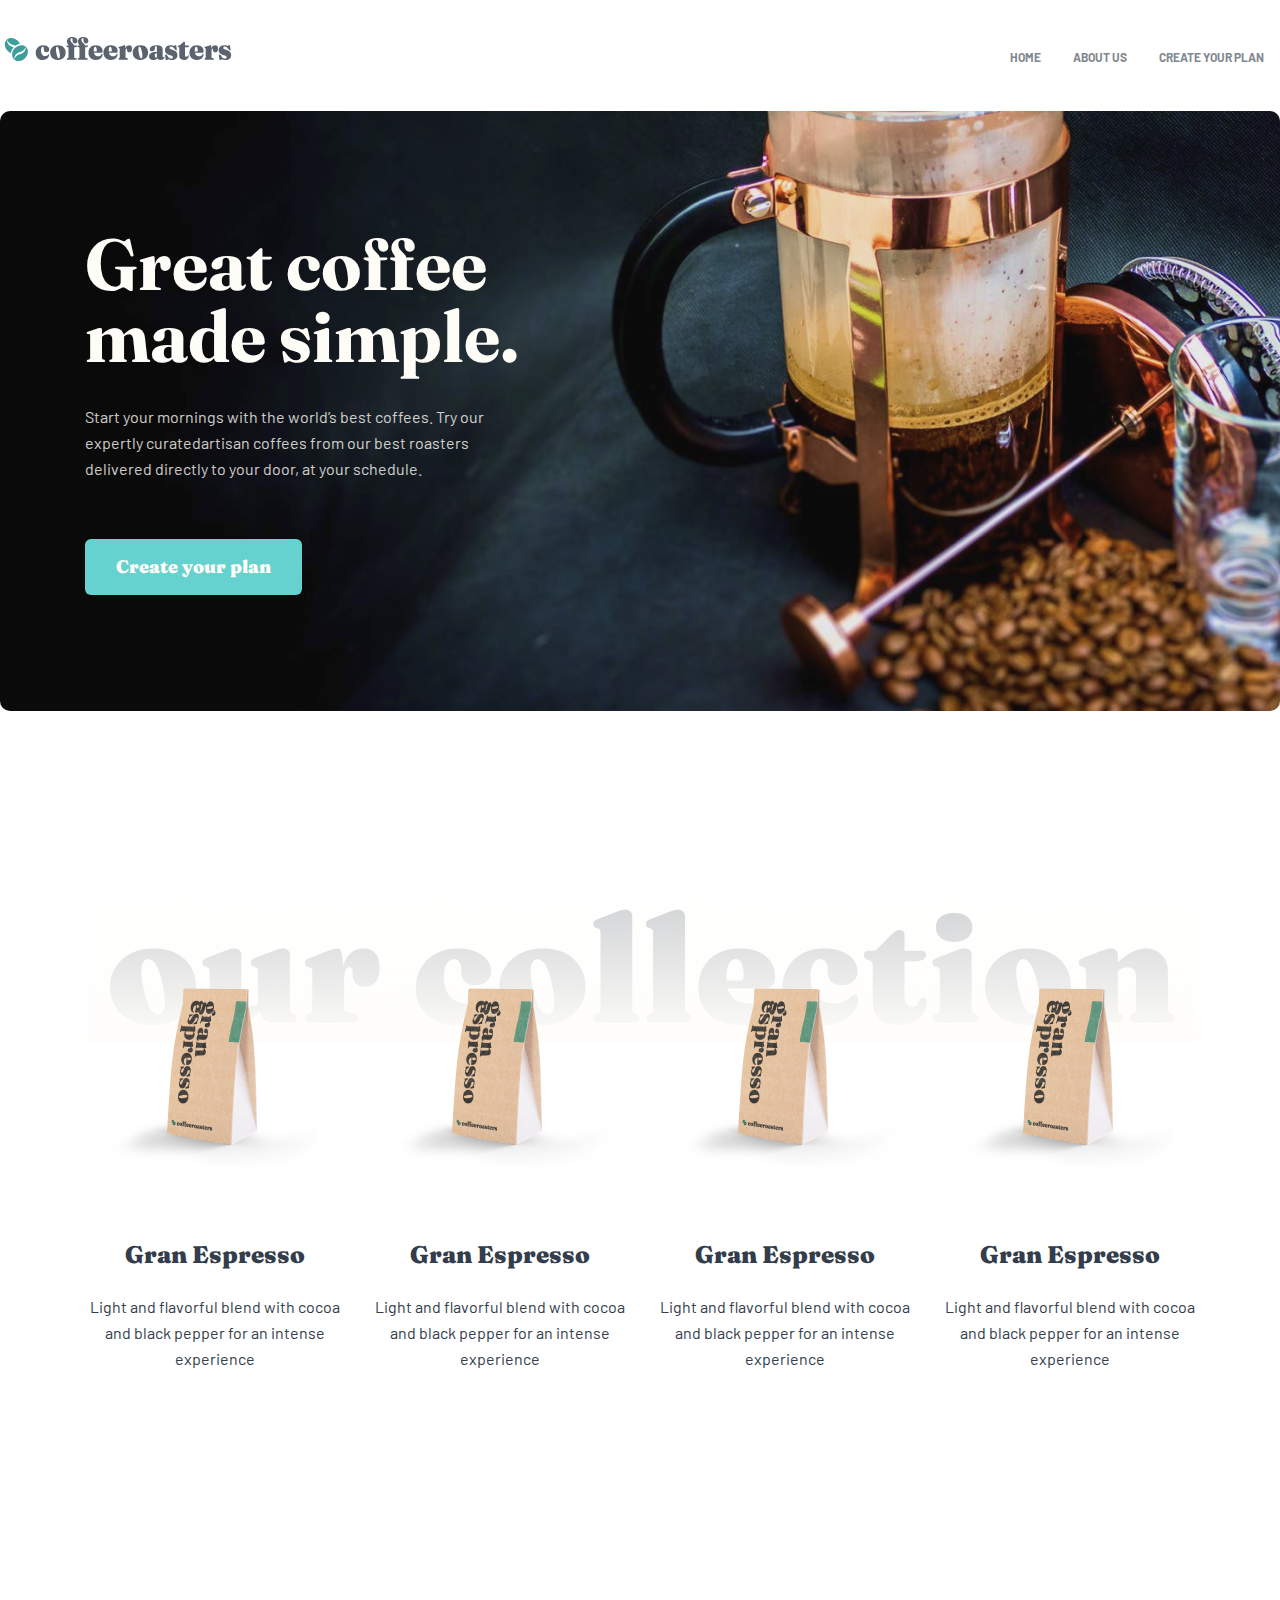
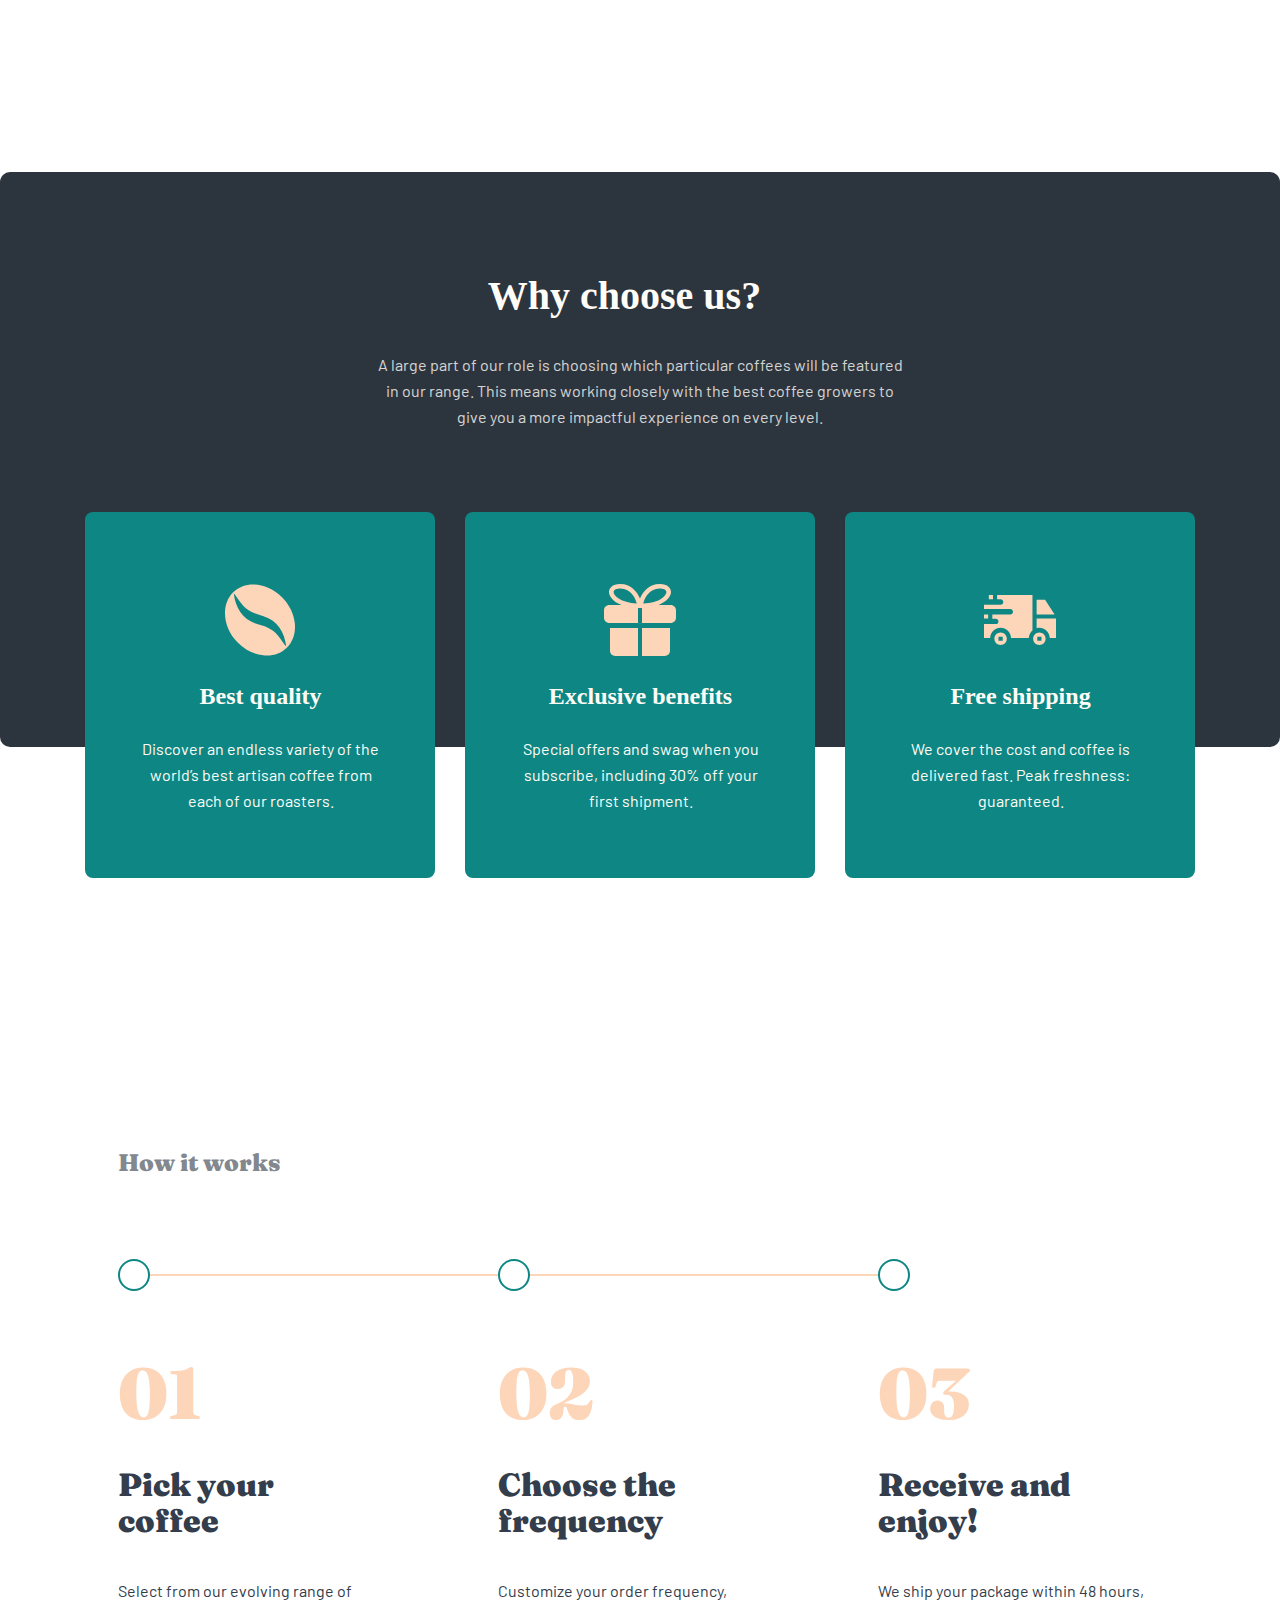
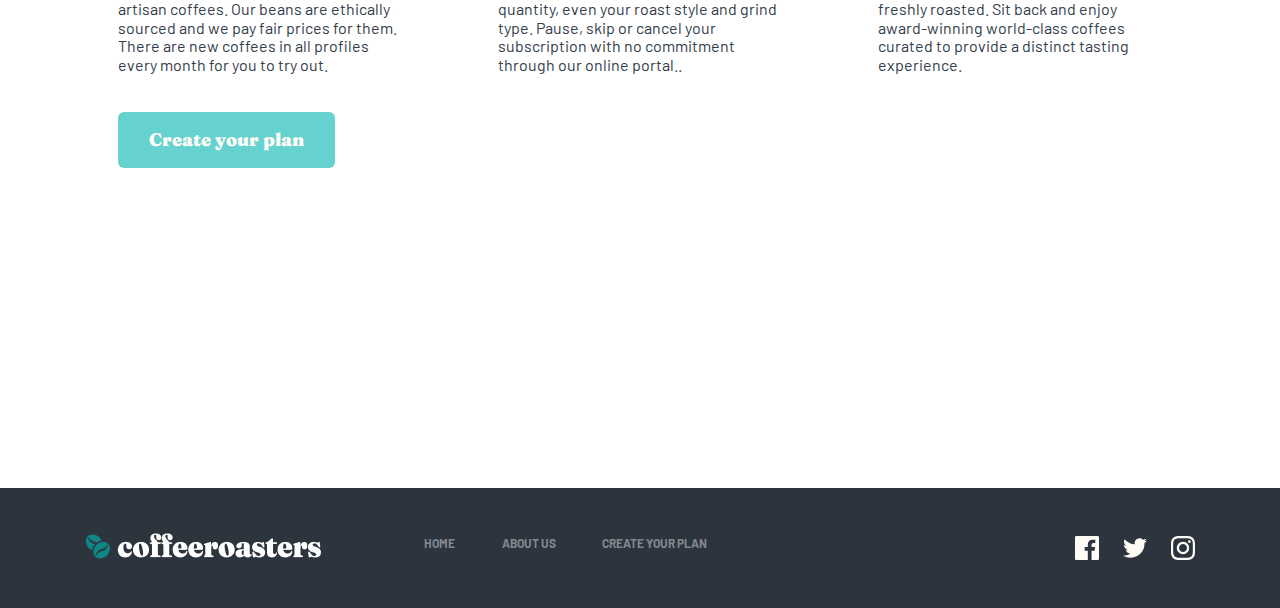
<file: index.html>
<!DOCTYPE html>
<html lang="en">

<head>
    <meta charset="UTF-8">
    <meta http-equiv="X-UA-Compatible" content="IE=edge">
    <meta name="viewport" content="width=device-width, initial-scale=1.0">
    <link rel="stylesheet" href="./css/normalize.css">
     <link rel="stylesheet" href="./css/common.css">
    <link rel="stylesheet" href="./css/main.css">
    <title>Coffee</title>
</head>

<body>
    <header class="site-header">
        <div class="container site-header-container">
            <a class="header-logo" href="#">
                <img class="header-logo-img" src="./images/logo.svg" alt="logo-img" width="236" height="26">
            </a>
            <nav class="sitenav">
                <ul class="sitenav-list">
                    <li class="sitenav-item">
                        <a class="sitenav-link" href="#">HOME</a>
                    </li>
                    <li class="sitenav-item">
                        <a class="sitenav-link" href="./about.html">ABOUT US</a>
                    </li>
                    <li class="sitenav-item">
                        <a class="sitenav-link" href="./createyourplan.html">Create your plan</a>
                    </li>
                </ul>
            </nav>
        </div>
    </header>
    <main class="main">
        <section class="hero">
            <div class="container hero-container">
                <div class="hero-left">
                    <h1 class="hero-heading">Great coffee made simple.</h1>
                    <p class="hero-desc">Start your mornings with the world’s best coffees. Try our expertly
                        curatedartisan
                        coffees from our best roasters delivered directly to your door, at your schedule.</p>
                    <a class="site-btn" href="#">Create your plan</a>
                </div>
            </div>
        </section>
        <aside class="products">
            <div class="container products-container">
                <ul class="products-list">
                    <li class="products-item">
                        <a class="products-link" href="#">
                            <img src="./images/kopi1 copy.png" alt="products img" width="255" height="193">
                        </a>
                        <h3 class="products-heading">Gran Espresso</h3>
                        <p class="products-desc">Light and flavorful blend with cocoa and black pepper for an intense
                            experience</p>
                    </li>
                    <li class="products-item">
                        <a class="products-link" href="#">
                            <img src="./images/kopi1 copy.png" alt="products img" width="255" height="193">
                        </a>
                        <h3 class="products-heading">Gran Espresso</h3>
                        <p class="products-desc">Light and flavorful blend with cocoa and black pepper for an intense
                            experience</p>
                    </li>
                    <li class="products-item">
                        <a class="products-link" href="#">
                            <img src="./images/kopi1 copy.png" alt="products img" width="255" height="193">
                        </a>
                        <h3 class="products-heading">Gran Espresso</h3>
                        <p class="products-desc">Light and flavorful blend with cocoa and black pepper for an intense
                            experience</p>
                    </li>
                    <li class="products-item">
                        <a class="products-link" href="#">
                            <img src="./images/kopi1 copy.png" alt="products img" width="255" height="193">
                        </a>
                        <h3 class="products-heading">Gran Espresso</h3>
                        <p class="products-desc">Light and flavorful blend with cocoa and black pepper for an intense
                            experience</p>
                    </li>
                </ul>
            </div>
        </aside>
        <article class="choose">
            <div class="container container-choose">
                <div class="hero-choose">

                    <div class="choose-heading">
                        <h2 class="hero-choose-title">
                            Why choose us?
                        </h2>

                        <p class="hero-choose-desc">
                            A large part of our role is choosing which particular coffees will be featured
                            in our range. This means working closely with the best coffee growers to give
                            you a more impactful experience on every level.
                        </p>
                    </div>

                    <div class="hero-choose-us">

                        <ul class="hero-choose-us-list">
                            <li class="hero-choose-us-item">
                                <a class="hero-choose-us-link" href="#"><img class="hero-choose-us-img"
                                        src="./images/coffee-bean.svg" alt="Cofee-zernushek" width="72px"
                                        height="72px"></a>

                                <h3 class="hero-choose-us-buttom-top">
                                    Best quality
                                </h3>

                                <p class="hero-choose-us-decs">
                                    Discover an endless variety of the world’s best artisan coffee from each of our
                                    roasters.
                                </p>
                            </li>

                            <li class="hero-choose-us-item">
                                <a class="hero-choose-us-link" href="#"><img src="./images/Combined Shape.svg"
                                        alt="Podarok" width="72px" height="72px"></a>

                                <h3 class="hero-choose-us-buttom-top">
                                    Exclusive benefits
                                </h3>

                                <p class="hero-choose-us-decs">
                                    Special offers and swag when you subscribe, including 30% off your first shipment.
                                </p>
                            </li>

                            <li class="hero-choose-us-item">
                                <a class="hero-choose-us-link" href="#"> <img class="hero-choose-us-img"
                                        src="./images/fri shipping.svg" alt="Furaa" width="72px" height="72px"></a>

                                <h3 class="hero-choose-us-buttom-top">
                                    Free shipping
                                </h3>

                                <p class="hero-choose-us-decs">
                                    We cover the cost and coffee is delivered fast. Peak freshness: guaranteed.
                                </p>
                            </li>
                        </ul>
                    </div>
                </div>
            </div>
        </article>
        <section class="works">
            <div class="container works-container">
                <h2 class="works-heading" id="abc">How it works</h2>
                <ul class="works-list">
                    <li class="works-item">
                        <a class="works-link" href="#">01</a>
                        <h3 class="works-list-heading">Pick your
                            coffee</h3>
                        <p class="works-list-desc">Select from our evolving range of artisan coffees. Our beans are
                            ethically sourced and we pay fair prices for them. There are new coffees in all profiles
                            every month for you to try out.</p>
                    </li>
                    <li class="works-item">
                        <a class="works-link" href="#">02</a>
                        <h3 class="works-list-heading">Choose the frequency</h3>
                        <p class="works-list-desc">Customize your order frequency, quantity, even your roast style and
                            grind type. Pause, skip or cancel your subscription with no commitment through our online
                            portal..</p>
                    </li>
                    <li class="works-item">
                        <a class="works-link" href="#">03</a>
                        <h3 class="works-list-heading">Receive and enjoy!</h3>
                        <p class="works-list-desc">We ship your package within 48 hours, freshly roasted. Sit back and
                            enjoy award-winning world-class coffees curated to provide a distinct tasting experience.
                        </p>
                    </li>
                </ul>
                <a class="site-btn works-btn" href="#">Create your plan</a>
            </div>
        </section>

    </main>
    <footer class="footer">
        <div class="container">
            <nav>
                <a class="footer-logo" href="#">
                    <img class="footer-logo-img" src="./images/footer-logo.png" alt="Footer logo">
                </a>
                <ul class="footer-list">
                    <li class="footer-item">
                        <a class="footer-link" href="#">Home</a>
                    </li>
                    <li class="footer-item">
                        <a class="footer-link" href="#">About us</a>
                    </li>
                    <li class="footer-item">
                        <a class="footer-link" href="#">Create your plan</a>
                    </li>
                </ul>
            </nav>

            <ul class="footer-links-social">
                <li class="footer-item-social">
                    <a href="#">
                        <svg width="24" height="24" viewBox="0 0 24 24" fill="none" xmlns="http://www.w3.org/2000/svg">
                            <path
                                d="M22.675 0H1.325C0.593 0 0 0.593 0 1.325V22.676C0 23.407 0.593 24 1.325 24H12.82V14.706H9.692V11.084H12.82V8.413C12.82 5.313 14.713 3.625 17.479 3.625C18.804 3.625 19.942 3.724 20.274 3.768V7.008L18.356 7.009C16.852 7.009 16.561 7.724 16.561 8.772V11.085H20.148L19.681 14.707H16.561V24H22.677C23.407 24 24 23.407 24 22.675V1.325C24 0.593 23.407 0 22.675 0Z"
                                fill="#FEFCF7" />
                        </svg>
                    </a>
                </li>
                <li class="footer-item-social">
                    <a href="#">
                        <svg width="24" height="24" viewBox="0 0 24 20" fill="none" xmlns="http://www.w3.org/2000/svg">
                            <path
                                d="M24 2.55705C23.117 2.94905 22.168 3.21305 21.172 3.33205C22.189 2.72305 22.97 1.75805 23.337 0.608047C22.386 1.17205 21.332 1.58205 20.21 1.80305C19.313 0.846047 18.032 0.248047 16.616 0.248047C13.437 0.248047 11.101 3.21405 11.819 6.29305C7.728 6.08805 4.1 4.12805 1.671 1.14905C0.381 3.36205 1.002 6.25705 3.194 7.72305C2.388 7.69705 1.628 7.47605 0.965 7.10705C0.911 9.38805 2.546 11.522 4.914 11.997C4.221 12.185 3.462 12.229 2.69 12.081C3.316 14.037 5.134 15.46 7.29 15.5C5.22 17.123 2.612 17.848 0 17.54C2.179 18.937 4.768 19.752 7.548 19.752C16.69 19.752 21.855 12.031 21.543 5.10605C22.505 4.41105 23.34 3.54405 24 2.55705Z"
                                fill="#FEFCF7" />
                        </svg>
                    </a>
                </li>
                <li class="footer-item-social">
                    <a href="#">
                        <svg width="24" height="24" viewBox="0 0 24 24" fill="none" xmlns="http://www.w3.org/2000/svg">
                            <path fill-rule="evenodd" clip-rule="evenodd"
                                d="M12 0C8.741 0 8.333 0.014 7.053 0.072C2.695 0.272 0.273 2.69 0.073 7.052C0.014 8.333 0 8.741 0 12C0 15.259 0.014 15.668 0.072 16.948C0.272 21.306 2.69 23.728 7.052 23.928C8.333 23.986 8.741 24 12 24C15.259 24 15.668 23.986 16.948 23.928C21.302 23.728 23.73 21.31 23.927 16.948C23.986 15.668 24 15.259 24 12C24 8.741 23.986 8.333 23.928 7.053C23.732 2.699 21.311 0.273 16.949 0.073C15.668 0.014 15.259 0 12 0ZM12 2.163C15.204 2.163 15.584 2.175 16.85 2.233C20.102 2.381 21.621 3.924 21.769 7.152C21.827 8.417 21.838 8.797 21.838 12.001C21.838 15.206 21.826 15.585 21.769 16.85C21.62 20.075 20.105 21.621 16.85 21.769C15.584 21.827 15.206 21.839 12 21.839C8.796 21.839 8.416 21.827 7.151 21.769C3.891 21.62 2.38 20.07 2.232 16.849C2.174 15.584 2.162 15.205 2.162 12C2.162 8.796 2.175 8.417 2.232 7.151C2.381 3.924 3.896 2.38 7.151 2.232C8.417 2.175 8.796 2.163 12 2.163ZM5.838 12C5.838 8.597 8.597 5.838 12 5.838C15.403 5.838 18.162 8.597 18.162 12C18.162 15.404 15.403 18.163 12 18.163C8.597 18.163 5.838 15.403 5.838 12ZM12 16C9.791 16 8 14.21 8 12C8 9.791 9.791 8 12 8C14.209 8 16 9.791 16 12C16 14.21 14.209 16 12 16ZM16.965 5.595C16.965 4.8 17.61 4.155 18.406 4.155C19.201 4.155 19.845 4.8 19.845 5.595C19.845 6.39 19.201 7.035 18.406 7.035C17.61 7.035 16.965 6.39 16.965 5.595Z"
                                fill="#FEFCF7" />
                        </svg>
                    </a>
                </li>
            </ul>
        </div>
    </footer>
</body>

</html>
</file>
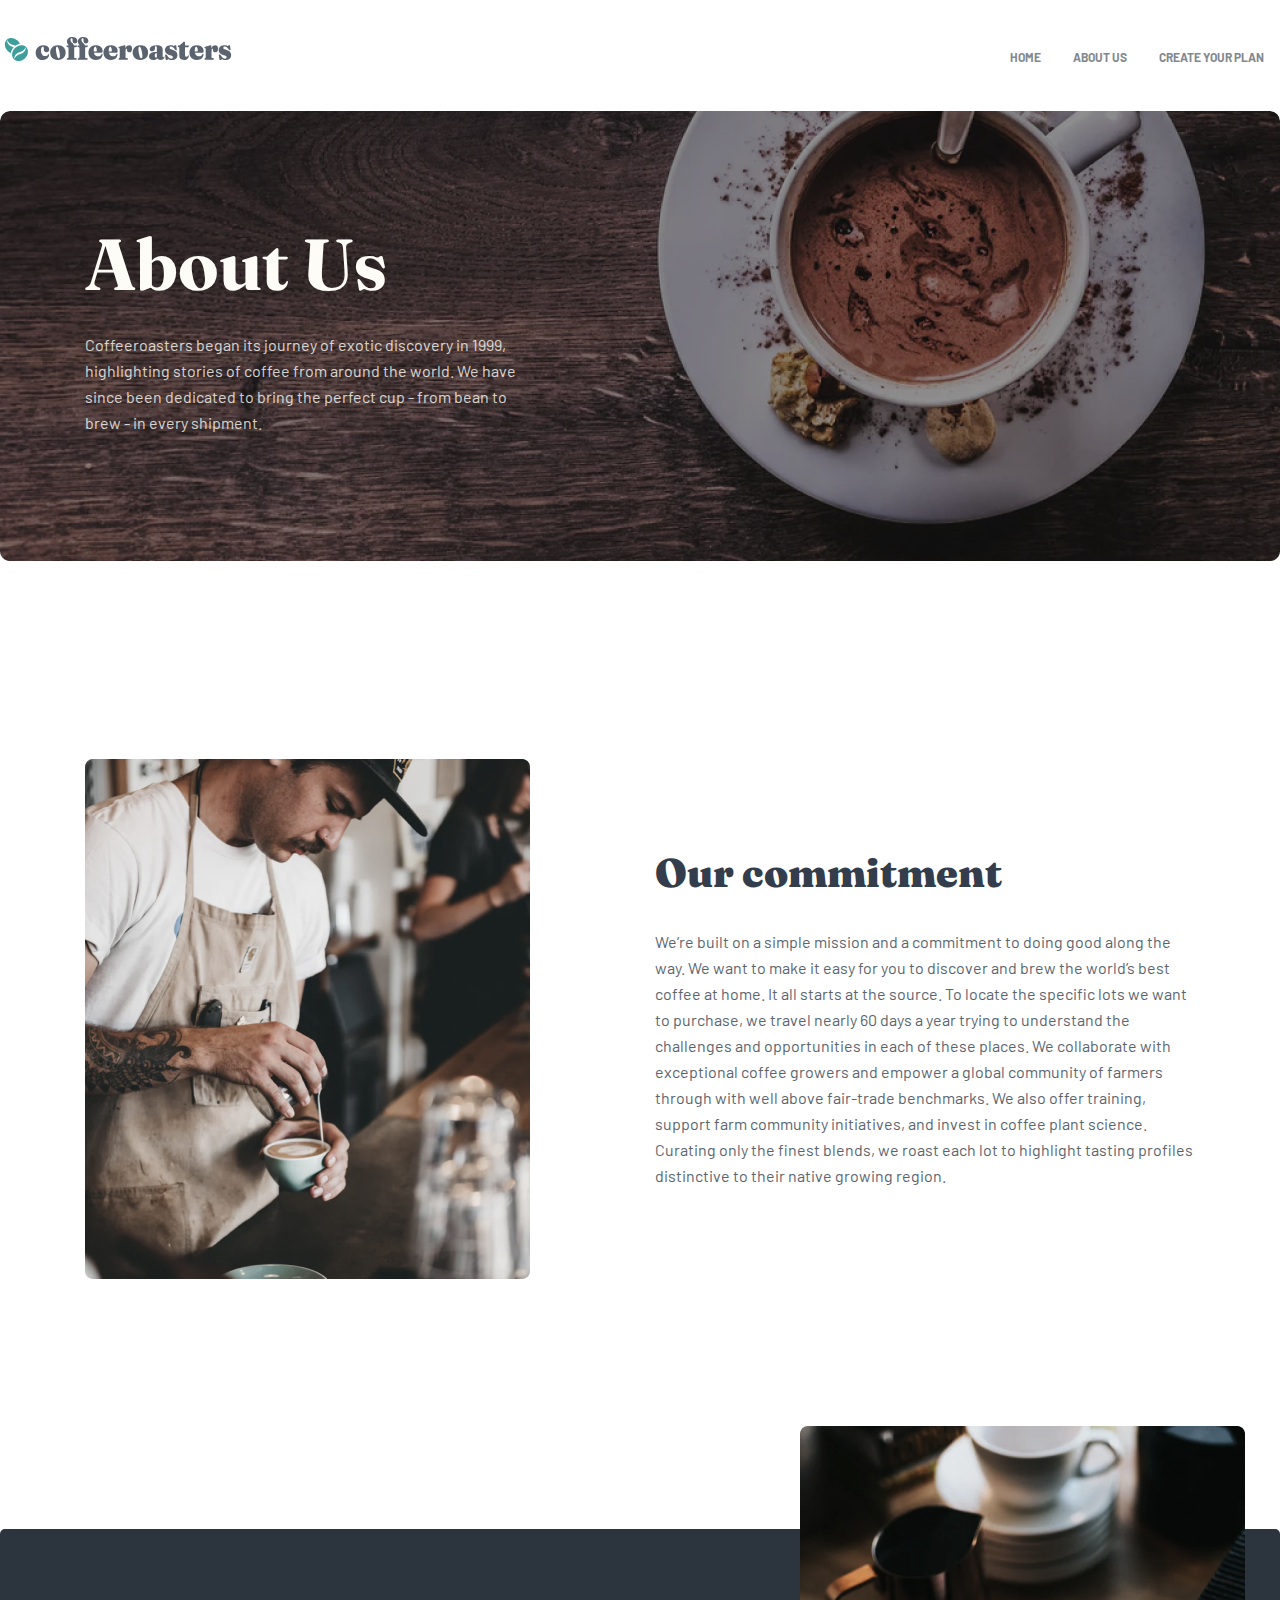
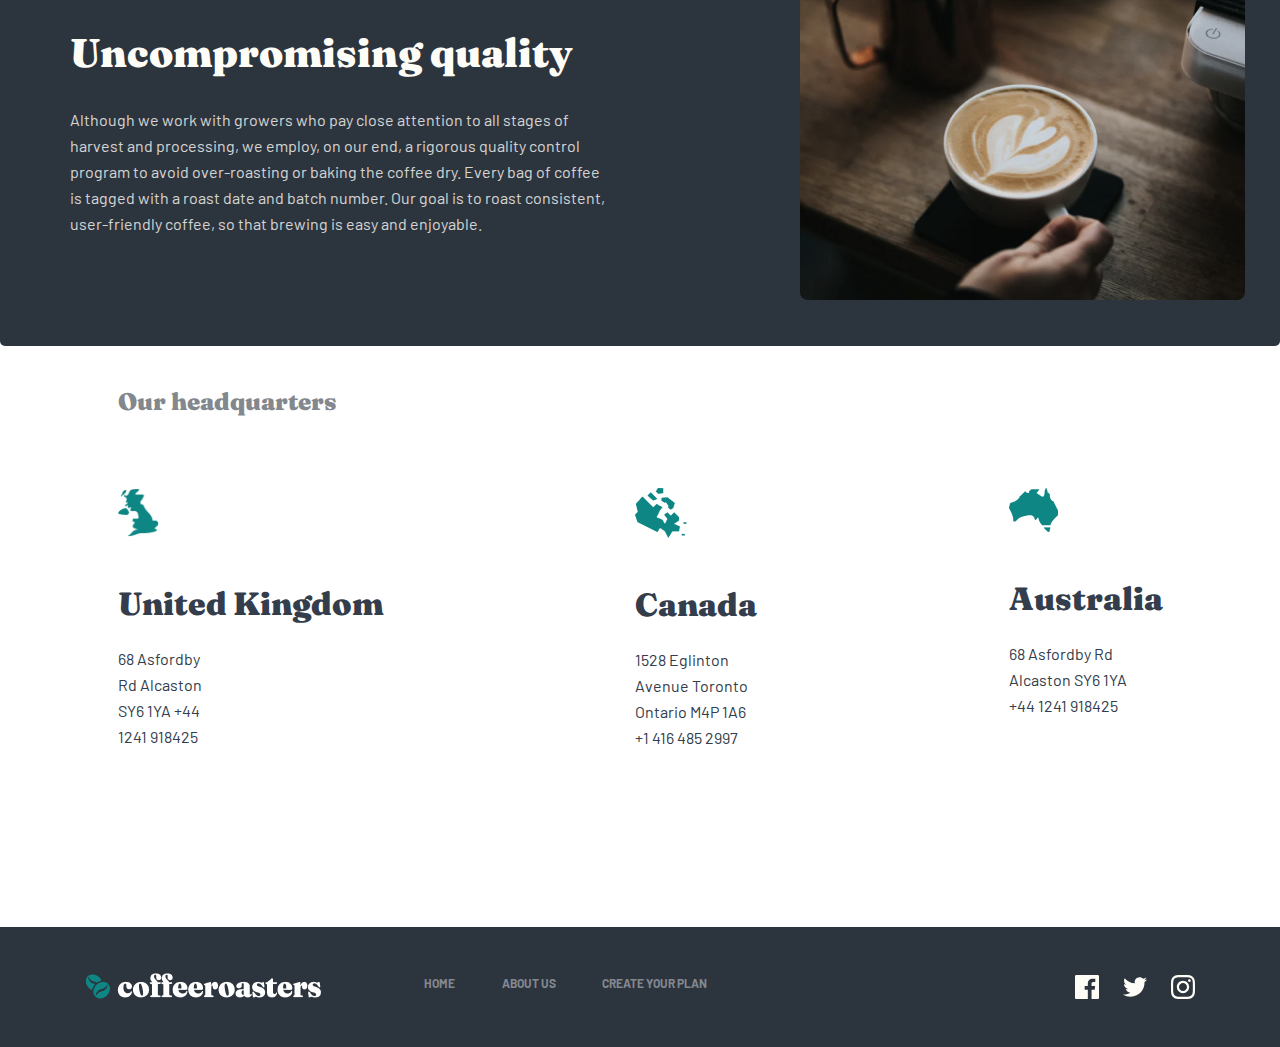
<file: about.html>
<!DOCTYPE html>
<html lang="en">

<head>
    <meta charset="UTF-8">
    <meta http-equiv="X-UA-Compatible" content="IE=edge">
    <meta name="viewport" content="width=device-width, initial-scale=1.0">
    <link rel="stylesheet" href="./css/normalize.css">
    <link rel="stylesheet" href="./css/common.css">
    <title>About Us </title>
</head>

<body>
    <header class="site-header">
        <div class="container site-header-container">
            <a class="header-logo" href="#">
                <img class="header-logo-img" src="./images/logo.svg" alt="logo-img" width="236" height="26">
            </a>
            <nav class="sitenav">
                <ul class="sitenav-list">
                    <li class="sitenav-item">
                        <a class="sitenav-link" href="./index.html">HOME</a>
                    </li>
                    <li class="sitenav-item">
                        <a class="sitenav-link" href="./about.html">ABOUT US</a>
                    </li>
                    <li class="sitenav-item">
                        <a class="sitenav-link" href="./createyourplan.html">Create your plan</a>
                    </li>
                </ul>
            </nav>
        </div>
    </header>
    <main class="main">
        <section class="hero">
            <div class="container hero-container">
                <div class="hero-left">
                    <h1 class="hero-heading">About Us</h1>
                    <p class="hero-desc">Coffeeroasters began its journey of exotic discovery in 1999, highlighting
                        stories of coffee from around the world. We have since been dedicated to bring the perfect cup -
                        from bean to brew - in every shipment.</p>
                </div>
            </div>
        </section>
        <aside class="aside">
            <div class="container aside-container">
                <img src="./images/Our commitment.png" alt="Our commitment" width="445" height="520">
                <div class="aside-left">
                    <h2 class="aside-heading">Our commitment</h2>
                    <p class="aside-desc">We’re built on a simple mission and a commitment to doing good along the way.
                        We want to make it easy for you to discover and brew the world’s best coffee at home. It all
                        starts at the source. To locate the specific lots we want to purchase, we travel nearly 60 days
                        a year trying to understand the challenges and opportunities in each of these places. We
                        collaborate with exceptional coffee growers and empower a global community of farmers through
                        with well above fair-trade benchmarks. We also offer training, support farm community
                        initiatives, and invest in coffee plant science. Curating only the finest blends, we roast each
                        lot to highlight tasting profiles distinctive to their native growing region.</p>
                </div>
            </div>
        </aside>
        <article class="reference">
            <div class="container reference-container">

                <div class="reference-left">
                    <h2 class="reference-heading">Uncompromising quality</h2>
                    <p class="reference-desc">Although we work with growers who pay close attention to all stages of
                        harvest
                        and processing, we employ, on our end, a rigorous quality control program to avoid over-roasting
                        or
                        baking the coffee dry. Every bag of coffee is tagged with a roast date and batch number. Our
                        goal is
                        to roast consistent, user-friendly coffee, so that brewing is easy and enjoyable.</p>
                    </div>
                    <img class="reference-img" src="./images/reference.png" alt="reference img" width="445" height="474">
                </div>

        </article>
        <section class="main-bootom">
            <div class="container main-container">
                <p class="main-text">Our headquarters</p>
                <ul class="main-list">
                    <li class="main-item">
                        <a href="#" class="main-link">
                            <img class="main-img" src="./images/Group 30.png" width="41" height="49"
                                alt="picture">

                            <h3 class="main-title">United Kingdom</h3>

                            <p class="main-texts">
                                68 Asfordby Rd
                                Alcaston
                                SY6 1YA
                                +44 1241 918425
                            </p>
                        </a>
                    </li>

                    <li class="main-item">
                        <a href="#" class="main-link">
                            <img class="main-img" src="./images/canada.png" width="52" height="50"
                                alt="picture">

                            <h3 class="main-title">Canada</h3>

                            <p class="main-texts main-center">
                                1528 Eglinton Avenue
                                Toronto
                                Ontario M4P 1A6
                                +1 416 485 2997
                            </p>
                        </a>
                    </li>

                    <li class="main-item">
                        <a href="#" class="main-link">
                            <img class="main-img" src="./images/Australia.png" width="49" height="44"
                                alt="picture">

                            <h3 class="main-title">Australia</h3>

                            <p class="main-texts main-right">
                                68 Asfordby Rd
                                Alcaston
                                SY6 1YA
                                +44 1241 918425
                            </p>
                        </a>
                    </li>
                </ul>
            </div>
        </section>
    </main>
    <footer class="footer">
        <div class="container">
            <nav>
                <a class="footer-logo" href="#">
                    <img class="footer-logo-img" src="./images/footer-logo.png" alt="Footer logo">
                </a>
                <ul class="footer-list">
                    <li class="footer-item">
                        <a class="footer-link" href="./index.html">Home</a>
                    </li>
                    <li class="footer-item">
                        <a class="footer-link" href="./about.html">About us</a>
                    </li>
                    <li class="footer-item">
                        <a class="footer-link" href="./createyourplan.html">Create your plan</a>
                    </li>
                </ul>
            </nav>

            <ul class="footer-links-social">
                <li class="footer-item-social">
                    <a href="#">
                        <svg width="24" height="24" viewBox="0 0 24 24" fill="none" xmlns="http://www.w3.org/2000/svg">
                            <path
                                d="M22.675 0H1.325C0.593 0 0 0.593 0 1.325V22.676C0 23.407 0.593 24 1.325 24H12.82V14.706H9.692V11.084H12.82V8.413C12.82 5.313 14.713 3.625 17.479 3.625C18.804 3.625 19.942 3.724 20.274 3.768V7.008L18.356 7.009C16.852 7.009 16.561 7.724 16.561 8.772V11.085H20.148L19.681 14.707H16.561V24H22.677C23.407 24 24 23.407 24 22.675V1.325C24 0.593 23.407 0 22.675 0Z"
                                fill="#FEFCF7" />
                        </svg>
                    </a>
                </li>
                <li class="footer-item-social">
                    <a href="#">
                        <svg width="24" height="24" viewBox="0 0 24 20" fill="none" xmlns="http://www.w3.org/2000/svg">
                            <path
                                d="M24 2.55705C23.117 2.94905 22.168 3.21305 21.172 3.33205C22.189 2.72305 22.97 1.75805 23.337 0.608047C22.386 1.17205 21.332 1.58205 20.21 1.80305C19.313 0.846047 18.032 0.248047 16.616 0.248047C13.437 0.248047 11.101 3.21405 11.819 6.29305C7.728 6.08805 4.1 4.12805 1.671 1.14905C0.381 3.36205 1.002 6.25705 3.194 7.72305C2.388 7.69705 1.628 7.47605 0.965 7.10705C0.911 9.38805 2.546 11.522 4.914 11.997C4.221 12.185 3.462 12.229 2.69 12.081C3.316 14.037 5.134 15.46 7.29 15.5C5.22 17.123 2.612 17.848 0 17.54C2.179 18.937 4.768 19.752 7.548 19.752C16.69 19.752 21.855 12.031 21.543 5.10605C22.505 4.41105 23.34 3.54405 24 2.55705Z"
                                fill="#FEFCF7" />
                        </svg>
                    </a>
                </li>
                <li class="footer-item-social">
                    <a href="#">
                        <svg width="24" height="24" viewBox="0 0 24 24" fill="none" xmlns="http://www.w3.org/2000/svg">
                            <path fill-rule="evenodd" clip-rule="evenodd"
                                d="M12 0C8.741 0 8.333 0.014 7.053 0.072C2.695 0.272 0.273 2.69 0.073 7.052C0.014 8.333 0 8.741 0 12C0 15.259 0.014 15.668 0.072 16.948C0.272 21.306 2.69 23.728 7.052 23.928C8.333 23.986 8.741 24 12 24C15.259 24 15.668 23.986 16.948 23.928C21.302 23.728 23.73 21.31 23.927 16.948C23.986 15.668 24 15.259 24 12C24 8.741 23.986 8.333 23.928 7.053C23.732 2.699 21.311 0.273 16.949 0.073C15.668 0.014 15.259 0 12 0ZM12 2.163C15.204 2.163 15.584 2.175 16.85 2.233C20.102 2.381 21.621 3.924 21.769 7.152C21.827 8.417 21.838 8.797 21.838 12.001C21.838 15.206 21.826 15.585 21.769 16.85C21.62 20.075 20.105 21.621 16.85 21.769C15.584 21.827 15.206 21.839 12 21.839C8.796 21.839 8.416 21.827 7.151 21.769C3.891 21.62 2.38 20.07 2.232 16.849C2.174 15.584 2.162 15.205 2.162 12C2.162 8.796 2.175 8.417 2.232 7.151C2.381 3.924 3.896 2.38 7.151 2.232C8.417 2.175 8.796 2.163 12 2.163ZM5.838 12C5.838 8.597 8.597 5.838 12 5.838C15.403 5.838 18.162 8.597 18.162 12C18.162 15.404 15.403 18.163 12 18.163C8.597 18.163 5.838 15.403 5.838 12ZM12 16C9.791 16 8 14.21 8 12C8 9.791 9.791 8 12 8C14.209 8 16 9.791 16 12C16 14.21 14.209 16 12 16ZM16.965 5.595C16.965 4.8 17.61 4.155 18.406 4.155C19.201 4.155 19.845 4.8 19.845 5.595C19.845 6.39 19.201 7.035 18.406 7.035C17.61 7.035 16.965 6.39 16.965 5.595Z"
                                fill="#FEFCF7" />
                        </svg>
                    </a>
                </li>
            </ul>
        </div>
    </footer>
</body>

</html>
</file>
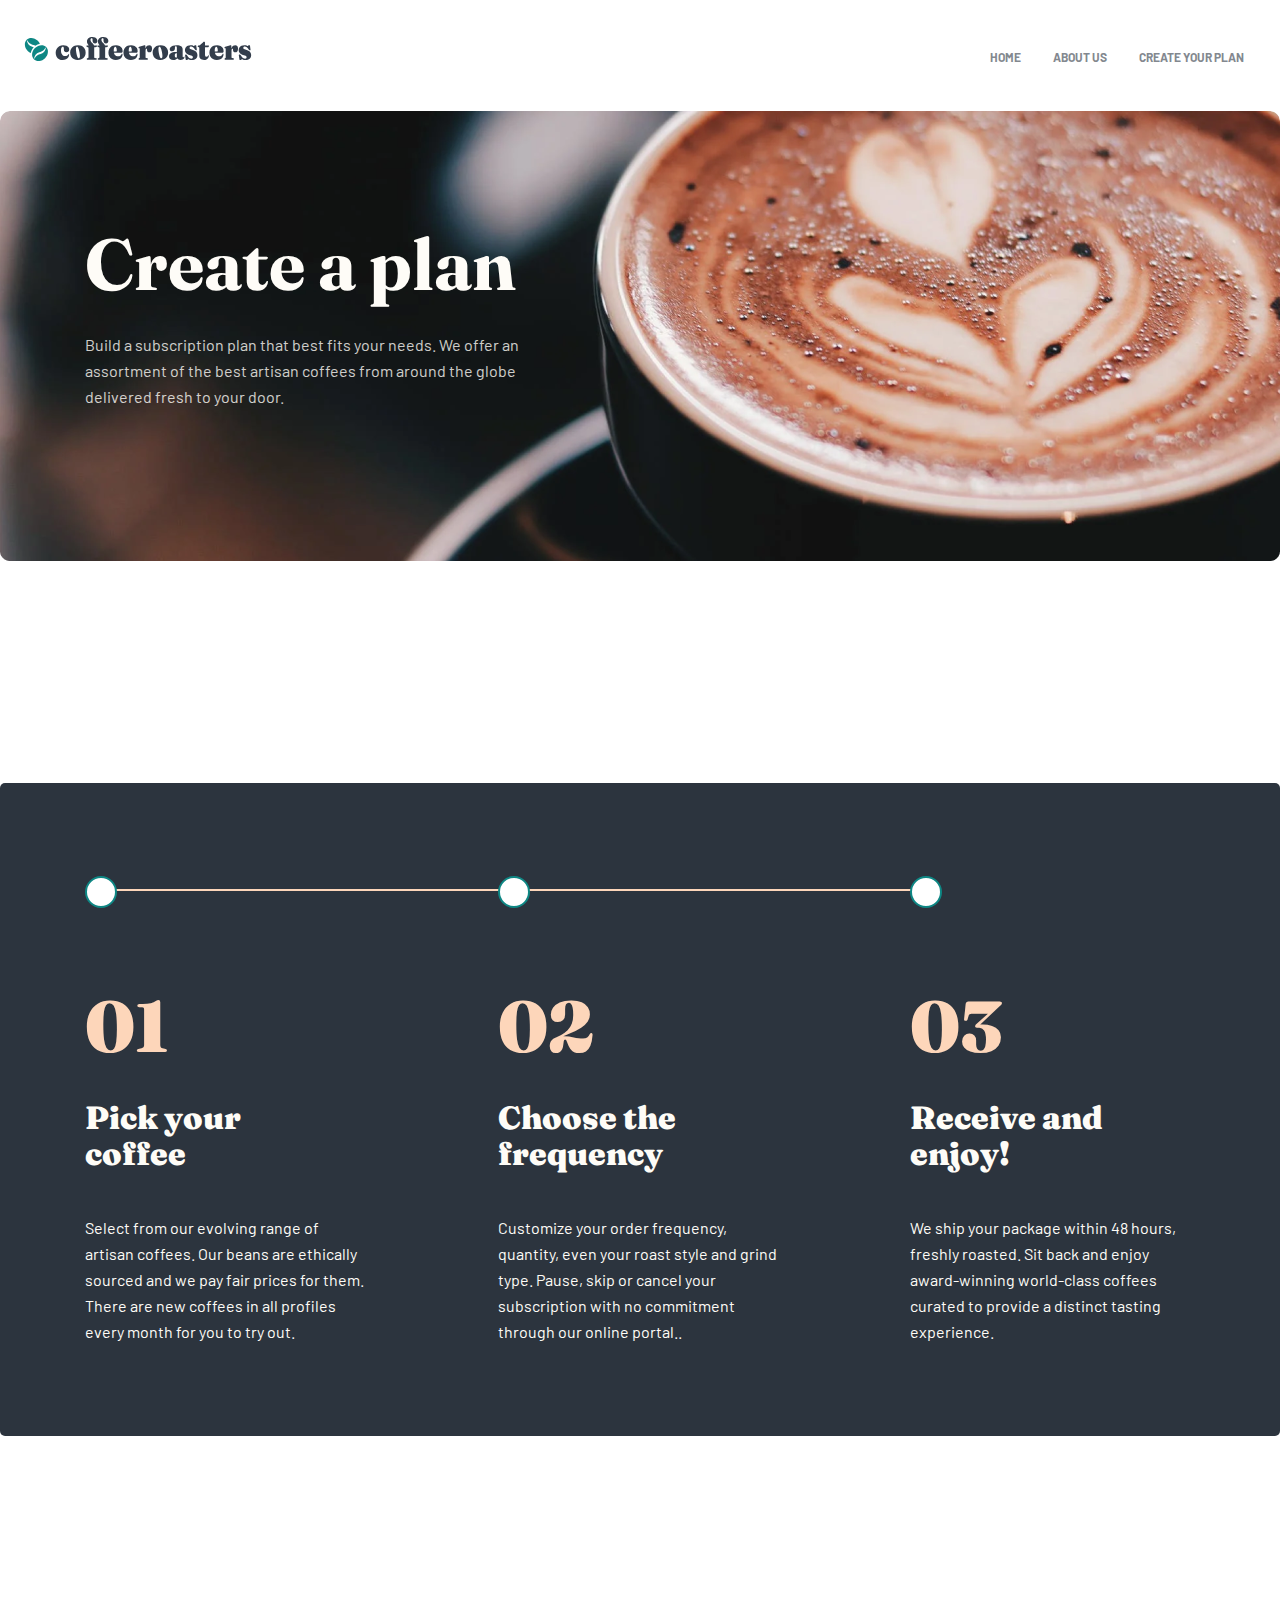
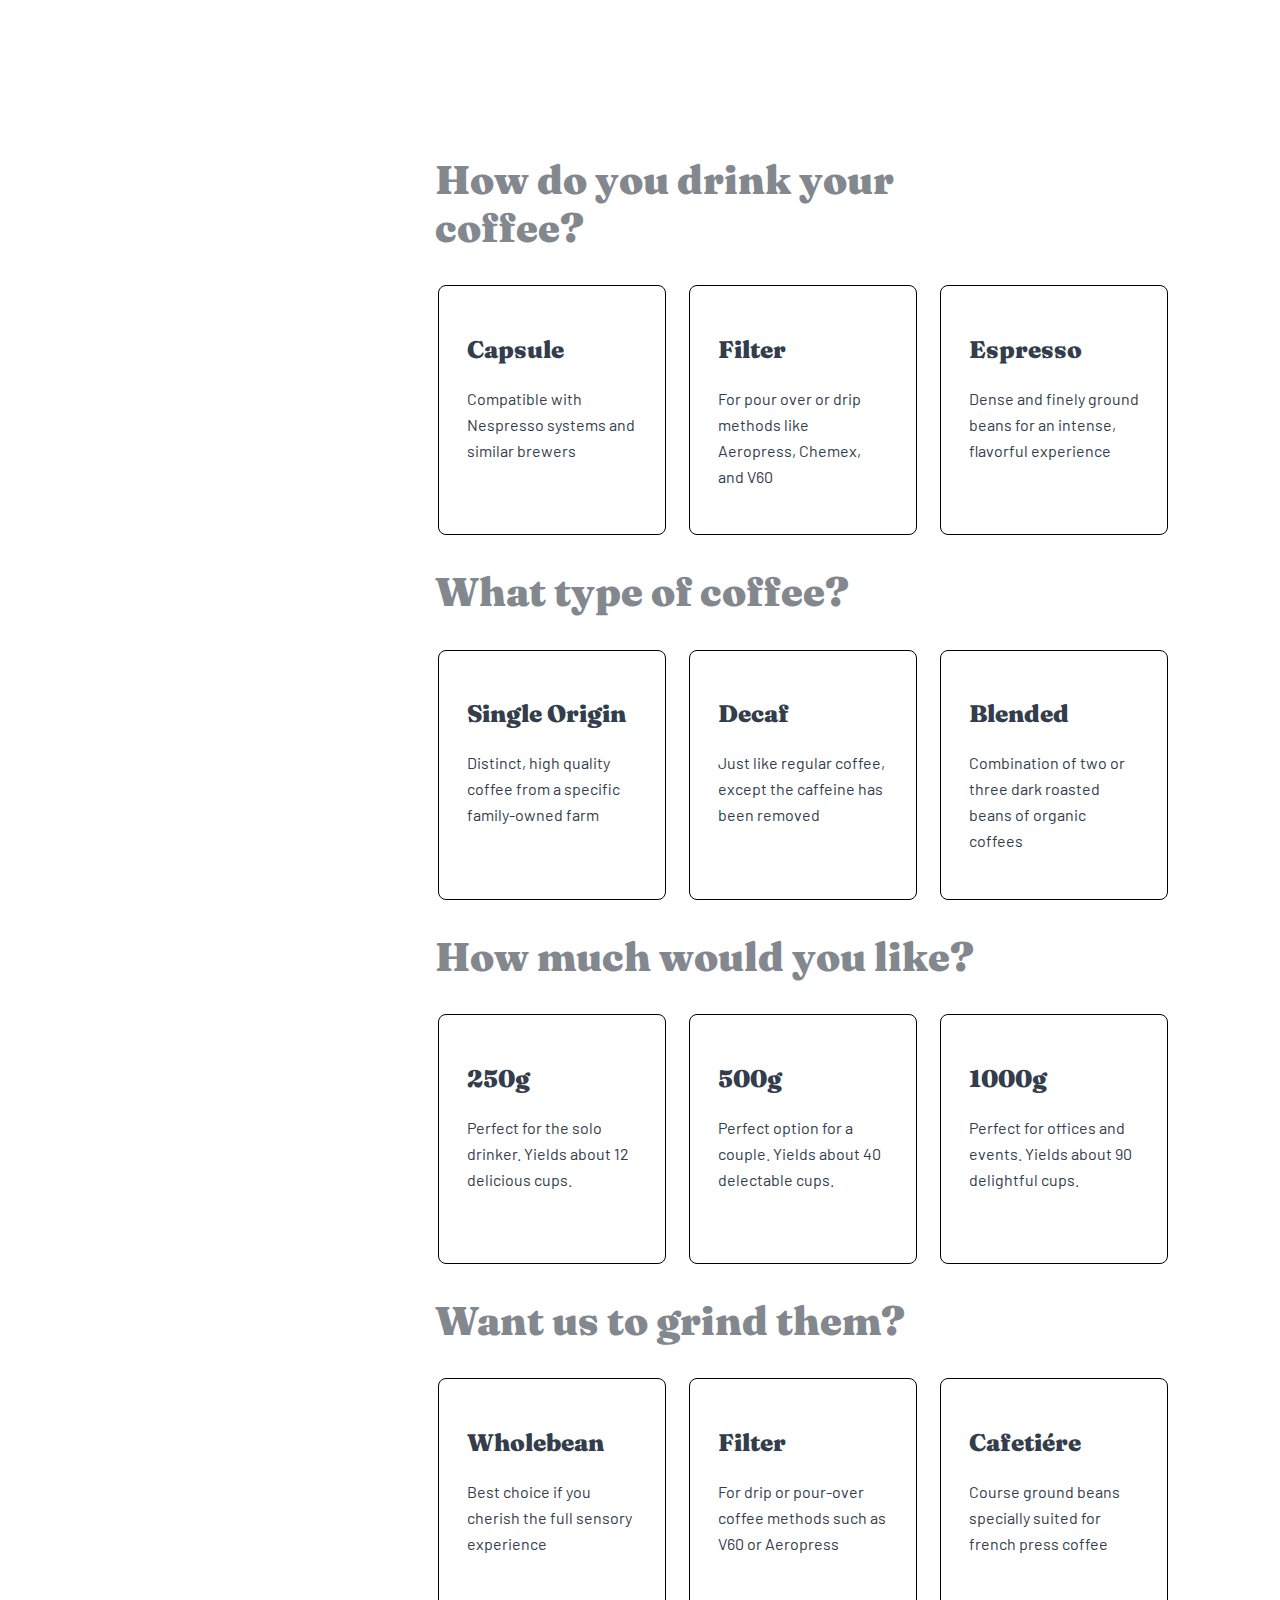
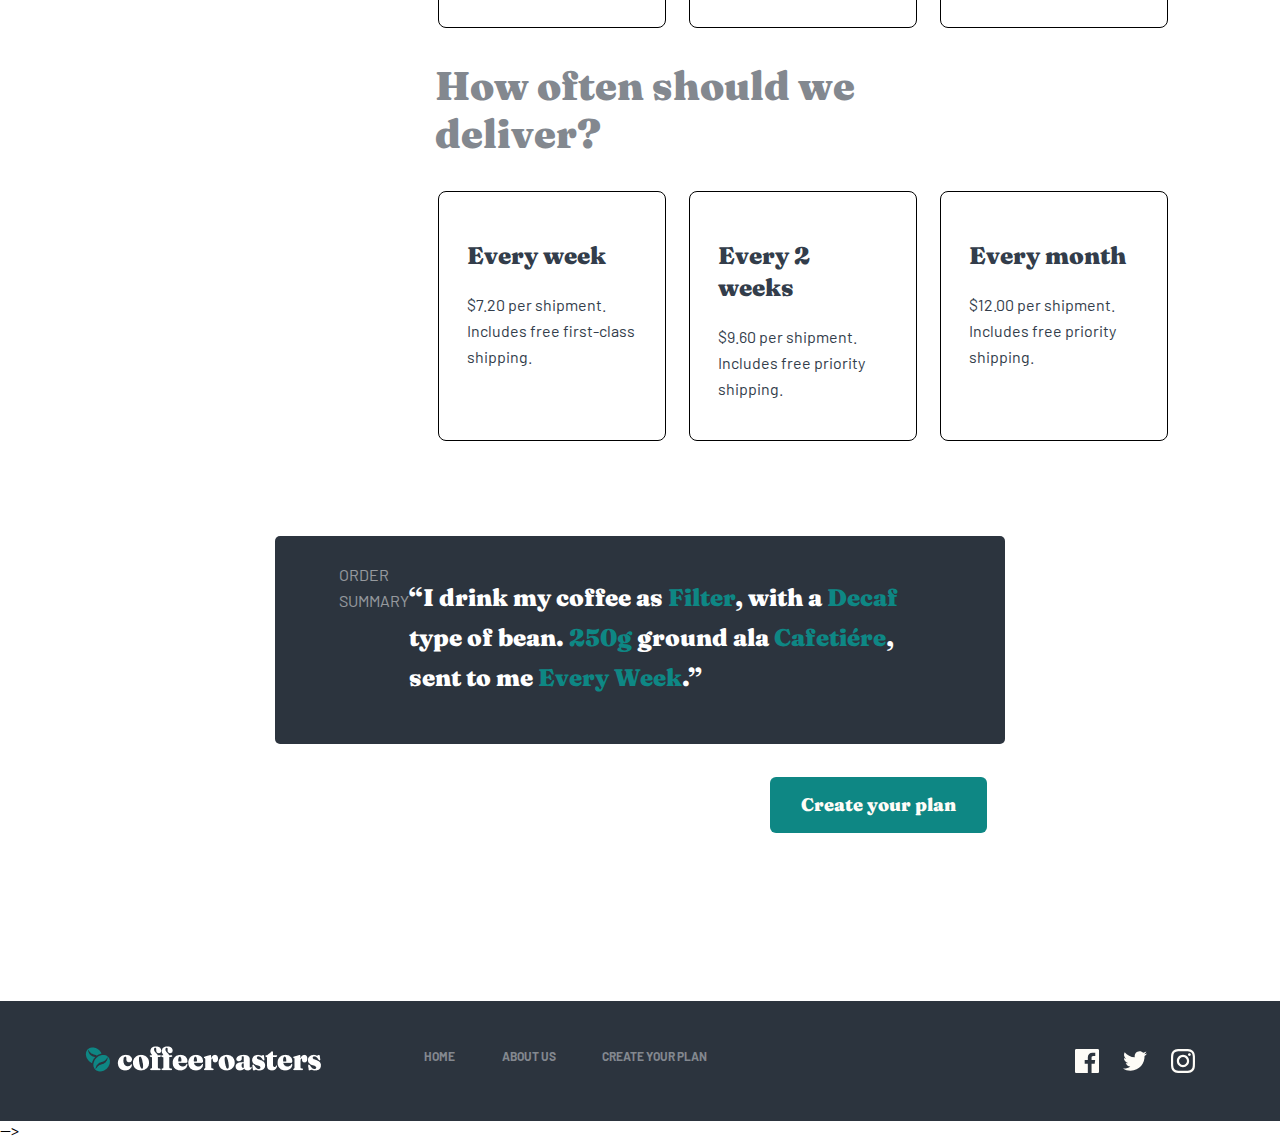
<file: createyourplan.html>
<!DOCTYPE html>
<html lang="en">

<head>
    <meta charset="UTF-8">
    <meta http-equiv="X-UA-Compatible" content="IE=edge">
    <meta name="viewport" content="width=device-width, initial-scale=1.0">
    <link rel="stylesheet" href="./css/normalize.css">
    <link rel="stylesheet" href="./css/common.css">
    <link rel="stylesheet" href="./css/createyourplan.css">
    <title>Create your plan </title>
</head>

<body>
    <header class="site-header">
        <div class="container site-header-container">
            <a class="header-logo" href="#">
                <img class="header-logo-img" src="./images/logo.svg" alt="logo-img" width="236" height="26">
            </a>
            <nav class="sitenav">
                <ul class="sitenav-list">
                    <li class="sitenav-item">
                        <a class="sitenav-link" href="./index.html">HOME</a>
                    </li>
                    <li class="sitenav-item">
                        <a class="sitenav-link" href="./about.html">ABOUT US</a>
                    </li>
                    <li class="sitenav-item">
                        <a class="sitenav-link" href="./createyourplan.html">Create your plan</a>
                    </li>
                </ul>
            </nav>
        </div>
    </header>
    <main class="main">
        <section class="hero">
            <div class="container hero-container">
                <div class="hero-left">
                    <h1 class="hero-heading">Create a plan</h1>
                    <p class="hero-desc">Build a subscription plan that best fits your needs. We offer an assortment of
                        the best artisan coffees from around the globe delivered fresh to your door.</p>
                </div>
            </div>
        </section>
        <section class="works">
            <div class="container works-container">
                <ul class="works-list">
                    <li class="works-item">
                        <a class="works-link" href="#">01</a>
                        <h3 class="works-list-heading">Pick your
                            coffee</h3>
                        <p class="works-list-desc">Select from our evolving range of artisan coffees. Our beans are
                            ethically sourced and we pay fair prices for them. There are new coffees in all profiles
                            every month for you to try out.</p>
                    </li>
                    <li class="works-item">
                        <a class="works-link" href="#">02</a>
                        <h3 class="works-list-heading">Choose the frequency</h3>
                        <p class="works-list-desc">Customize your order frequency, quantity, even your roast style and
                            grind type. Pause, skip or cancel your subscription with no commitment through our online
                            portal..</p>
                    </li>
                    <li class="works-item">
                        <a class="works-link" href="#">03</a>
                        <h3 class="works-list-heading">Receive and enjoy!</h3>
                        <p class="works-list-desc">We ship your package within 48 hours, freshly roasted. Sit back and
                            enjoy award-winning world-class coffees curated to provide a distinct tasting experience.
                        </p>
                    </li>
                </ul>
            </div>
        </section>
        <section class="coffee-menus">
            <div class="container coffee-menus__container">
                <form action="https://htmlacademy.ru/" method="post">
                    <h2 class="capsule-heading">How do you drink your coffee?</h2>
                    <div class="form__wrapper">

                        <label>
                            <inpu type="radio" name="coffee" value="Capsule">
                                <div class="menus">
                                    <h2 class="menus__heading">Capsule</h2>
                                    <p class="menus__desc">Compatible with Nespresso systems and similar brewers</p>
                                </div>

                        </label>

                        <label>
                            <inpu type="radio" name="coffee" value="Filter">
                                <div class="menus">
                                    <h2 class="menus__heading">Filter</h2>
                                    <p class="menus__desc">For pour over or drip methods like Aeropress, Chemex, and V60
                                    </p>
                                </div>
                        </label>

                        <label>
                            <inpu type="radio" name="coffee" value="Espresso">
                                <div class="menus">
                                    <h2 class="menus__heading">Espresso</h2>
                                    <p class="menus__desc">Dense and finely ground beans for an intense, flavorful
                                        experience</p>
                                </div>
                        </label>

                    </div>
                    <h2 class="capsule-heading">What type of coffee?</h2>
                    <div class="form__wrapper">

                        <label>
                            <inpu type="radio" name="coffee" value="Capsule">
                                <div class="menus">
                                    <h2 class="menus__heading">Single Origin</h2>
                                    <p class="menus__desc">Distinct, high quality coffee from a specific family-owned
                                        farm</p>
                                </div>

                        </label>

                        <label>
                            <inpu type="radio" name="coffee" value="Filter">
                                <div class="menus">
                                    <h2 class="menus__heading">Decaf</h2>
                                    <p class="menus__desc">Just like regular coffee, except the caffeine has been
                                        removed</p>
                                </div>
                        </label>

                        <label>
                            <inpu type="radio" name="coffee" value="Espresso">
                                <div class="menus">
                                    <h2 class="menus__heading">Blended</h2>
                                    <p class="menus__desc">Combination of two or three dark roasted beans of organic
                                        coffees</p>
                                </div>
                        </label>

                    </div>
                    <h2 class="capsule-heading">How much would you like?</h2>
                    <div class="form__wrapper">

                        <label>
                            <inpu type="radio" name="coffee" value="Capsule">
                                <div class="menus">
                                    <h2 class="menus__heading">250g</h2>
                                    <p class="menus__desc">Perfect for the solo drinker. Yields about 12 delicious cups.
                                    </p>
                                </div>

                        </label>

                        <label>
                            <inpu type="radio" name="coffee" value="Filter">
                                <div class="menus">
                                    <h2 class="menus__heading">500g</h2>
                                    <p class="menus__desc">Perfect option for a couple. Yields about 40 delectable cups.
                                    </p>
                                </div>
                        </label>

                        <label>
                            <inpu type="radio" name="coffee" value="Espresso">
                                <div class="menus">
                                    <h2 class="menus__heading">1000g</h2>
                                    <p class="menus__desc">Perfect for offices and events. Yields about 90 delightful
                                        cups.</p>
                                </div>
                        </label>

                    </div>
                    <h2 class="capsule-heading">Want us to grind them?</h2>
                    <div class="form__wrapper">

                        <label>
                            <inpu type="radio" name="coffee" value="Capsule">
                                <div class="menus">
                                    <h2 class="menus__heading">Wholebean</h2>
                                    <p class="menus__desc">Best choice if you cherish the full sensory experience</p>
                                </div>

                        </label>

                        <label>
                            <inpu type="radio" name="coffee" value="Filter">
                                <div class="menus">
                                    <h2 class="menus__heading">Filter</h2>
                                    <p class="menus__desc">For drip or pour-over coffee methods such as V60 or Aeropress
                                    </p>
                                </div>
                        </label>

                        <label>
                            <inpu type="radio" name="coffee" value="Espresso">
                                <div class="menus">
                                    <h2 class="menus__heading">Cafetiére</h2>
                                    <p class="menus__desc">Course ground beans specially suited for french press coffee
                                    </p>
                                </div>
                        </label>

                    </div>
                    <h2 class="capsule-heading">How often should we deliver?</h2>
                    <div class="form__wrapper">

                        <label>
                            <inpu type="radio" name="coffee" value="Capsule">
                                <div class="menus">
                                    <h2 class="menus__heading">Every week</h2>
                                    <p class="menus__desc">$7.20 per shipment. Includes free first-class shipping.</p>
                                </div>

                        </label>

                        <label>
                            <inpu type="radio" name="coffee" value="Filter">
                                <div class="menus">
                                    <h2 class="menus__heading">Every 2 weeks</h2>
                                    <p class="menus__desc">$9.60 per shipment. Includes free priority shipping.</p>
                                </div>
                        </label>

                        <label>
                            <inpu type="radio" name="coffee" value="Espresso">
                                <div class="menus">
                                    <h2 class="menus__heading">Every month</h2>
                                    <p class="menus__desc">$12.00 per shipment. Includes free priority shipping.</p>
                                </div>
                        </label>
                    </div>
                </form>
            </div>
        </section>
        <div class="reference">
            <div class="container reference-container">
               <div class="reference__text">
                <p class="reference__heading">Order Summary</p>
               </div>
                <h3 class="reference__desc">“I drink my coffee as <span>Filter</span>, with a <span>Decaf</span> type of
                    bean. <span>250g</span> ground ala <span>Cafetiére</span>, sent to me <span>Every Week</span>.”</h3>
                </div>
              <div class="container">
                <a class="site-btn" href="#">Create your plan</a>
              </div>
        </div>
    </main>
    <footer class="footer">
        <div class="container">
            <nav>
                <a class="footer-logo" href="#">
                    <img class="footer-logo-img" src="./images/footer-logo.png" alt="Footer logo">
                </a>
                <ul class="footer-list">
                    <li class="footer-item">
                        <a class="footer-link" href="./index.html">Home</a>
                    </li>
                    <li class="footer-item">
                        <a class="footer-link" href="./about.html">About us</a>
                    </li>
                    <li class="footer-item">
                        <a class="footer-link" href="./createyourplan.html">Create your plan</a>
                    </li>
                </ul>
            </nav>

            <ul class="footer-links-social">
                <li class="footer-item-social">
                    <a href="#">
                        <svg width="24" height="24" viewBox="0 0 24 24" fill="none" xmlns="http://www.w3.org/2000/svg">
                            <path
                                d="M22.675 0H1.325C0.593 0 0 0.593 0 1.325V22.676C0 23.407 0.593 24 1.325 24H12.82V14.706H9.692V11.084H12.82V8.413C12.82 5.313 14.713 3.625 17.479 3.625C18.804 3.625 19.942 3.724 20.274 3.768V7.008L18.356 7.009C16.852 7.009 16.561 7.724 16.561 8.772V11.085H20.148L19.681 14.707H16.561V24H22.677C23.407 24 24 23.407 24 22.675V1.325C24 0.593 23.407 0 22.675 0Z"
                                fill="#FEFCF7" />
                        </svg>
                    </a>
                </li>
                <li class="footer-item-social">
                    <a href="#">
                        <svg width="24" height="24" viewBox="0 0 24 20" fill="none" xmlns="http://www.w3.org/2000/svg">
                            <path
                                d="M24 2.55705C23.117 2.94905 22.168 3.21305 21.172 3.33205C22.189 2.72305 22.97 1.75805 23.337 0.608047C22.386 1.17205 21.332 1.58205 20.21 1.80305C19.313 0.846047 18.032 0.248047 16.616 0.248047C13.437 0.248047 11.101 3.21405 11.819 6.29305C7.728 6.08805 4.1 4.12805 1.671 1.14905C0.381 3.36205 1.002 6.25705 3.194 7.72305C2.388 7.69705 1.628 7.47605 0.965 7.10705C0.911 9.38805 2.546 11.522 4.914 11.997C4.221 12.185 3.462 12.229 2.69 12.081C3.316 14.037 5.134 15.46 7.29 15.5C5.22 17.123 2.612 17.848 0 17.54C2.179 18.937 4.768 19.752 7.548 19.752C16.69 19.752 21.855 12.031 21.543 5.10605C22.505 4.41105 23.34 3.54405 24 2.55705Z"
                                fill="#FEFCF7" />
                        </svg>
                    </a>
                </li>
                <li class="footer-item-social">
                    <a href="#">
                        <svg width="24" height="24" viewBox="0 0 24 24" fill="none" xmlns="http://www.w3.org/2000/svg">
                            <path fill-rule="evenodd" clip-rule="evenodd"
                                d="M12 0C8.741 0 8.333 0.014 7.053 0.072C2.695 0.272 0.273 2.69 0.073 7.052C0.014 8.333 0 8.741 0 12C0 15.259 0.014 15.668 0.072 16.948C0.272 21.306 2.69 23.728 7.052 23.928C8.333 23.986 8.741 24 12 24C15.259 24 15.668 23.986 16.948 23.928C21.302 23.728 23.73 21.31 23.927 16.948C23.986 15.668 24 15.259 24 12C24 8.741 23.986 8.333 23.928 7.053C23.732 2.699 21.311 0.273 16.949 0.073C15.668 0.014 15.259 0 12 0ZM12 2.163C15.204 2.163 15.584 2.175 16.85 2.233C20.102 2.381 21.621 3.924 21.769 7.152C21.827 8.417 21.838 8.797 21.838 12.001C21.838 15.206 21.826 15.585 21.769 16.85C21.62 20.075 20.105 21.621 16.85 21.769C15.584 21.827 15.206 21.839 12 21.839C8.796 21.839 8.416 21.827 7.151 21.769C3.891 21.62 2.38 20.07 2.232 16.849C2.174 15.584 2.162 15.205 2.162 12C2.162 8.796 2.175 8.417 2.232 7.151C2.381 3.924 3.896 2.38 7.151 2.232C8.417 2.175 8.796 2.163 12 2.163ZM5.838 12C5.838 8.597 8.597 5.838 12 5.838C15.403 5.838 18.162 8.597 18.162 12C18.162 15.404 15.403 18.163 12 18.163C8.597 18.163 5.838 15.403 5.838 12ZM12 16C9.791 16 8 14.21 8 12C8 9.791 9.791 8 12 8C14.209 8 16 9.791 16 12C16 14.21 14.209 16 12 16ZM16.965 5.595C16.965 4.8 17.61 4.155 18.406 4.155C19.201 4.155 19.845 4.8 19.845 5.595C19.845 6.39 19.201 7.035 18.406 7.035C17.61 7.035 16.965 6.39 16.965 5.595Z"
                                fill="#FEFCF7" />
                        </svg>
                    </a>
                </li>
            </ul>
        </div>
    </footer> -->
</body>

</html>
</file>
<file: css/common.css>
/*************************************** COMMON ********************************************/

@import url('https://fonts.googleapis.com/css2?family=Barlow&family=Fraunces:wght@900&display=swap');

* {
    box-sizing: border-box;
}

body {
    margin: 0;
    padding: 0;
    font-family: 'Barlow';

}

.container {
    width: 1280px;
    margin: 0 auto;
    padding: 0px;
}

.img {
    display: inline-block;
}

.site-btn {
    display: inline-block;
    text-decoration: none;
    width: 217px;
    height: 56px;
    font-weight: 900;
    font-size: 18px;
    line-height: 56px;
    text-align: center;
    color: #FEFCF7;
    background: #66D2CF;
    border-radius: 6px;
    font-family: 'Fraunces';
}

.site-btn:hover {
    opacity: 0.8;
}

.site-btn:active {
    opacity: 0.4;
}

/*************************************** HEADER ********************************************/

.site-header {
    height: 111px;
    line-height: 111px;
}

.site-header-container {
    display: flex;
    align-items: center;
    justify-content: space-between;
}

.header-logo:hover {
    opacity: 0.8;
}

.header-logo:active {
    opacity: 0.4;
}

.sitenav-list {
    display: flex;
    margin: 0;
    padding: 0;
    list-style: none;
}

.sitenav-link {
    padding: 16px;
    text-decoration: none;
    font-weight: 700;
    font-size: 12px;
    line-height: 15px;
    text-transform: uppercase;
    color: #83888F;
}

.sitenav-link:hover {
    opacity: 0.8;
    color: black;
}

.sitenav-link:active {
    opacity: 0.4;
}

/****************************************MAIN **********************************************/
.hero-container {
    background-image: url(../images/ABOUTUS.png);
    background-repeat: no-repeat;
    padding-top: 117px;
    padding-left: 85px;
    padding-bottom: 116px;
    border-radius: 10px;
}

.hero-heading {
    margin: 0;
    font-family: 'Fraunces';
    font-weight: 700;
    font-size: 72px;
    line-height: 72px;
    color: #FEFCF7;
    max-width: 493px;
}

.hero-left {
    max-width: 493px;
}

.hero-desc {
    max-width: 445px;
    margin: 0;
    line-height: 26px;
    color: #FEFCF7;
    opacity: 0.8;
    margin-top: 32px;
    margin-bottom: 57px;
}

.aside-container {
    max-width: 1110px;
    display: flex;
    align-items: center;
    justify-content: space-between;
    margin-top: 150px;
    margin-bottom: 250px;
}

.aside-left {
    width: 540px;
    height: 340px;
}

.aside-heading {
    margin: 0;
    font-family: 'Fraunces';
    font-style: normal;
    font-weight: 900;
    font-size: 40px;
    line-height: 48px;
    color: #333D4B;
    margin-bottom: 32px;
}

.aside-desc {
    margin: 0;
    font-family: 'Barlow';
    font-style: normal;
    font-weight: 400;
    font-size: 16px;
    line-height: 26px;
    color: #333D4B;
    mix-blend-mode: normal;
    opacity: 0.8;
}

.reference-container {
    position: relative;
    width: 1280px;
    display: flex;
    align-items: center;
    justify-content: space-between;
    border-radius: 5px;
    background-color: #2C343E;
    margin-top: 40px;
    margin-bottom: 40px;
}

.reference-left {
    width: 540px;
    height: 210px;
    margin-left: 70px;
    padding-top: 100px;
    padding-bottom: 317px;
}

.reference-heading {
    margin: 0;
    font-family: 'Fraunces';
    font-weight: 900;
    font-size: 40px;
    line-height: 48px;
    color: #FEFCF7;
    padding-bottom: 30px;
}

.reference-desc {
    margin: 0;
    font-weight: 400;
    font-size: 16px;
    line-height: 26px;
    color: #FEFCF7;
    mix-blend-mode: normal;
    opacity: 0.8;
}
.reference-img {
    position: absolute;
    left:800px;
    margin-bottom: 150px;

}

.main-bootom {
    margin-bottom: 160px;
}

.main-container {
    width: 1045px;
}

.main-text {
    margin: 0;
    font-family: 'Fraunces';
    font-weight: 900;
    font-size: 24px;
    line-height: 32px;
    color: #83888F;
    margin-bottom: 70px;
}

.main-list {
    margin: 0;
    padding: 0;
    list-style: none;
    display: flex;
    align-items: stretch;
    justify-content: space-between;
}

.main-link {
    text-decoration: none;
}

.main-img {
    margin-bottom: 46px;
}

.main-title {
    margin: 0;
    font-family: 'Fraunces';
    font-weight: 900;
    font-size: 32px;
    line-height: 36px;
    color: #333D4B;
    margin-bottom: 24px;
}

.main-texts {
    width: 100px;
    font-family: 'Barlow';
    font-weight: 400;
    font-size: 16px;
    line-height: 26px;
    color: #333D4B;
}

.main-center {
    width: 120px;
}

.main-right {
    width: 120px;
}

/*************************************** FOOTER ********************************************/
.footer .container {
    display: flex;
    height: 120px;
    align-items: center;
    padding: 0 85px;
    justify-content: space-between;
    background-color: #2C343E;
}

.footer nav {
    display: flex;
    justify-content: space-between;
    width: 622px;
}

.footer ul,
.footer ol {
    list-style: none;
    margin: 0;
    padding: 0;
}

.footer-list {
    display: flex;
    width: 283px;
    justify-content: space-between;
}

.footer-list a {
    text-transform: uppercase;
    text-decoration: none;
    color: #83888F;
    font-size: 12px;
    font-weight: 700;
}

.footer-list a:hover {
    letter-spacing: 0.923077px;
    color: #FEFCF7;
    transition: all .1s;
}

.footer-links-social {
    display: flex;
    height: 24px;
    width: 120px;
    justify-content: space-between;
}

.footer-item-social:nth-child(1) a:hover path {
    fill: #0a81e3;
}

.footer-item-social:nth-child(2) a:hover path {
    fill: #1da1f2;
}

.footer-item-social:nth-child(3) a:hover path {
    fill: #f94546;
}
</file>
<file: css/main.css>
/* HERO SECTION */
.hero-container {
    background-image: url(../images/Bitmap.png);
    padding-top: 117px;
    padding-left: 85px;
    padding-bottom: 116px;
    border-radius: 10px;
}

.hero-heading {
    margin: 0;
    font-family: 'Fraunces';
    font-weight: 700;
    font-size: 72px;
    line-height: 72px;
    color: #FEFCF7;
    max-width: 493px;
}

.hero-left {
    max-width: 493px;
}

.hero-desc {
    max-width: 445px;
    margin: 0;
    line-height: 26px;
    color: #FEFCF7;
    opacity: 0.8;
    margin-top: 32px;
    margin-bottom: 57px;
}

.products {
    padding: 0 87px;
}

.products-container {
    position: relative;
    width: 1111px;
    height: 525px;
    margin-top: 136px;
    margin-bottom: 200px;
    background-image: url(../images/our-collection.png);
    background-repeat: no-repeat;
    background-size: contain;
    background-position: 0 0;
}

.products-list {
    position: absolute;
    left: 0;
    bottom: 0;
    margin: 0;
    padding: 0;
    width: inherit;
    display: flex;
    justify-content: space-between;
    list-style: none;
}

.products-item {
    width: 255px;
}

.products-heading {
    margin: 0;
    margin-top: 70px;
    font-family: 'Fraunces';
    font-weight: 900;
    font-size: 24px;
    line-height: 32px;
    text-align: center;
    color: #333D4B;
}

.products-desc {
    margin: 0;
    margin-top: 23px;
    line-height: 26px;
    text-align: center;
    color: #333D4B;
}

.choose {
    margin-top: 400px;
    margin-bottom: 400px;
}

.container-choose {
    width: 1280px;
    border-radius: 10px;
    background-color: #2C343E;
}

.hero-choose {
    position: relative;
    padding-top: 100px;
    padding-bottom: 317px;
}

.choose-heading {
    width: 540px;
    margin: 0 auto;
}

.hero-choose-title {
    margin: 0;
    font-family: 'Fraunces 9pt';
    font-size: 40px;
    line-height: 48px;
    text-align: center;
    color: #FEFCF7;
    width: 329px;
    margin-bottom: 32px;
    margin-left: 90px;
}

.hero-choose-desc {
    margin: 0;
    font-family: 'Barlow';
    font-style: normal;
    font-weight: 400;
    font-size: 16px;
    line-height: 26px;
    text-align: center;
    color: #FEFCF7;
    mix-blend-mode: normal;
    opacity: 0.8;
    width: 540px;
}

.hero-choose-us {
    position: absolute;
    top: 340px;
    left: 85px;
}

.hero-choose-us-list {
    display: flex;
    align-items: center;
    list-style: none;
    margin: 0;
    padding: 0;
}

.hero-choose-us-item {
    background: #0E8784;
    border-radius: 8px;
    max-width: 350px;
    padding: 72px 48px 48px 48px;
}

.hero-choose-us-item+.hero-choose-us-item {
    margin-left: 30px;
}

.hero-choose-us-link {
    display: flex;
    align-items: center;
    flex-direction: column;
    text-decoration: none;
}

.hero-choose-us-buttom-top {
    font-family: 'Fraunces 9pt';
    ;
    font-weight: 900;
    font-size: 24px;
    line-height: 32px;
    text-align: center;
    color: #FEFCF7;
    width: 255px;
}

.hero-choose-us-decs {
    font-family: 'Barlow';
    font-weight: 400;
    font-size: 16px;
    line-height: 26px;
    text-align: center;
    color: #FEFCF7;
    width: 255px;
}

/*************************************** WORKS ********************************************/

.works {
    margin: 200px 0;
    margin-bottom: 320px;
}

.works-container {
    width: 1045px;
}

.works-heading {
    font-family: 'Fraunces';
    font-weight: 900;
    line-height: 32px;
    color: #83888F;
    margin-bottom: 178px;
}

.works-list {
    position: relative;
    display: flex;
    align-items: center;
    justify-content: space-between;
    list-style: none;
    margin: 0;
    padding: 0;
}

.works-list::after {
    content: "";
    display: block;
    position: absolute;
    top: -83px;
    left: 15px;
    width: 760px;
    height: 2px;
    background-color: #FDD6BA;
    z-index: 0;
}

.works-item {
    position: relative;
    margin: 0;
    padding: 0;
    width: 285px;
    height: 355px;

}

.works-item::before {
    content: '';
    position: absolute;
    top: -98px;
    left: 0;
    display: block;
    width: 28px;
    height: 28px;
    background-color: #fff;
    border: 2px solid #0E8784;
    border-radius: 50%;
    z-index: 1;
}

.works-link {
    margin: 0;
    text-decoration: none;
    font-family: 'Fraunces';
    font-weight: 900;
    font-size: 72px;
    line-height: 72px;
    color: #FDD6BA;
}

.works-list-heading {
    margin: 0;
    padding: 0;
    width: 255px;
    height: 73px;
    font-family: 'Fraunces';
    font-weight: 900;
    font-size: 32px;
    line-height: 36px;
    color: #333D4B;
    margin-top: 38px;
    margin-bottom: 42px;
}

.works-list-desc {
    margin: 0;
    padding: 0;
    width: 285px;
    height: 130px;
    color: #333D4B;
}
</file>
<file: css/createyourplan.css>
* {
    box-sizing: border-box;
}

body {
    margin: 0;
    padding: 0;
}

.container {
    width: 1280px;
    margin: 0 auto;
    padding: 0 20px;
}


.img {
    display: inline-block;
}

.visually-hidden {
    position: absolute;
    width: 1px;
    height: 1px;
    margin: -1px;
    padding: 0;
    overflow: hidden;
    border: 0;
    clip: rect(0 0 0 0)
}

.hero-container {
    background-image: url(../images/coffee.png);
    background-repeat: no-repeat;
    padding-top: 117px;
    padding-left: 85px;
    padding-bottom: 116px;
    border-radius: 10px;
}

.hero-heading {
    margin: 0;
    font-family: 'Fraunces';
    font-weight: 700;
    font-size: 72px;
    line-height: 72px;
    color: #FEFCF7;
    max-width: 493px;
}

.hero-left {
    max-width: 493px;
}

.hero-desc {
    max-width: 445px;
    margin: 0;
    line-height: 26px;
    color: #FEFCF7;
    opacity: 0.8;
    margin-top: 32px;
    margin-bottom: 57px;
}

.works {
    margin: 200px 0;
    margin-bottom: 320px;
}

.works-container {
    padding: 85px;
    padding-top: 107px;
    background-color: #2C343E;
    width: 1280px;
    height: 653px;
    border-radius: 5px;

}

.works-list {
    position: relative;
    display: flex;
    align-items: center;
    justify-content: space-between;
    list-style: none;
    margin: 0;
    padding: 0;
}

.works-list::after {
    content: "";
    top: -1px;
    left: 15px;
    width: 820px;
    height: 2px;
    display: block;
    position: absolute;
    background-color: #FDD6BA;
    z-index: 0;
}

.works-item {
    position: relative;
    margin: 0;
    padding: 0;
    width: 285px;
    height: 355px;
    margin-top: 100px;

}

.works-item::before {
    content: '';
    position: absolute;
    top: -114px;
    left: px;
    display: block;
    width: 28px;
    height: 28px;
    background-color: #fff;
    border: 2px solid #0E8784;
    border-radius: 50%;
    z-index: 1;
}

.works-link {
    margin: 0 auto;
    text-decoration: none;
    font-family: 'Fraunces';
    font-weight: 900;
    font-size: 72px;
    line-height: 72px;
    color: #FDD6BA;
}

.works-list-heading {
    margin: 0;
    padding: 0;
    width: 255px;
    height: 73px;
    font-family: 'Fraunces';
    font-style: normal;
    font-weight: 900;
    font-size: 32px;
    line-height: 36px;
    color: #FEFCF7;
    margin-top: 38px;

}

.works-list-desc {
    margin: 0;
    padding: 0;
    font-family: 'Barlow';
    font-style: normal;
    font-weight: 400;
    font-size: 16px;
    line-height: 26px;
    color: #FEFCF7;
    margin-top: 42px;
}

.coffee-menus__container {
    width: 730px;


}

.form__wrapper {
    display: flex;
    align-items: center;
    justify-content: space-between;
    margin-left: 120px;
}

.capsule-heading {
    font-family: 'Fraunces';
    font-style: normal;
    font-weight: 900;
    font-size: 40px;
    line-height: 48px;
    color: #83888F;
    margin-left: 140px;
}

input:checked+.menus {
    background-color: #0E8784;
    ;
}

.menus {
    width: 228px;
    height: 250px;
    padding: 28px;
    border: 1px solid black;
    transition: background-color 0.4s;
    border-radius: 8px;
    margin-left: 23px;
}

.menus:hover {
    background-color: #F4F1EB;
    border-radius: 8px;
    transition: all 0, 5s;
}

.menus:active {
    background-color: #0E8784;
    border-radius: 8px;
    transition: all 0, 5s;
}

.menus__heading {
    font-family: 'Fraunces';
    font-style: normal;
    font-weight: 900;
    font-size: 24px;
    line-height: 32px;
    color: #333D4B;
}

.menus__desc {
    font-family: 'Barlow';
    font-style: normal;
    font-weight: 400;
    font-size: 16px;
    line-height: 26px;
    color: #333D4B;
}

.reference-container {
    padding: 64px;
    width: 730px;
    height: 208px;
    margin-top: 95px;
}

.reference__heading {
    margin-bottom: 120px;
    font-family: 'Barlow';
    font-style: normal;
    font-weight: 400;
    font-size: 16px;
    line-height: 26px;
    text-transform: uppercase;
    color: #FFFFFF;
    mix-blend-mode: normal;
    opacity: 0.5;
}

.reference__desc {
    margin-top: 20px;
    width: 602;
    height: 120px;
    font-family: 'Fraunces';
    font-style: normal;
    font-weight: 900;
    font-size: 24px;
    line-height: 40px;
    color: #FFFFFF;

}

.reference__desc span {
    color: #0E8784;
}

.site-btn {
    background: #0E8784;
    margin-top: 33px;
    margin-bottom: 168px;
    margin-left: 750px;
}
</file>
